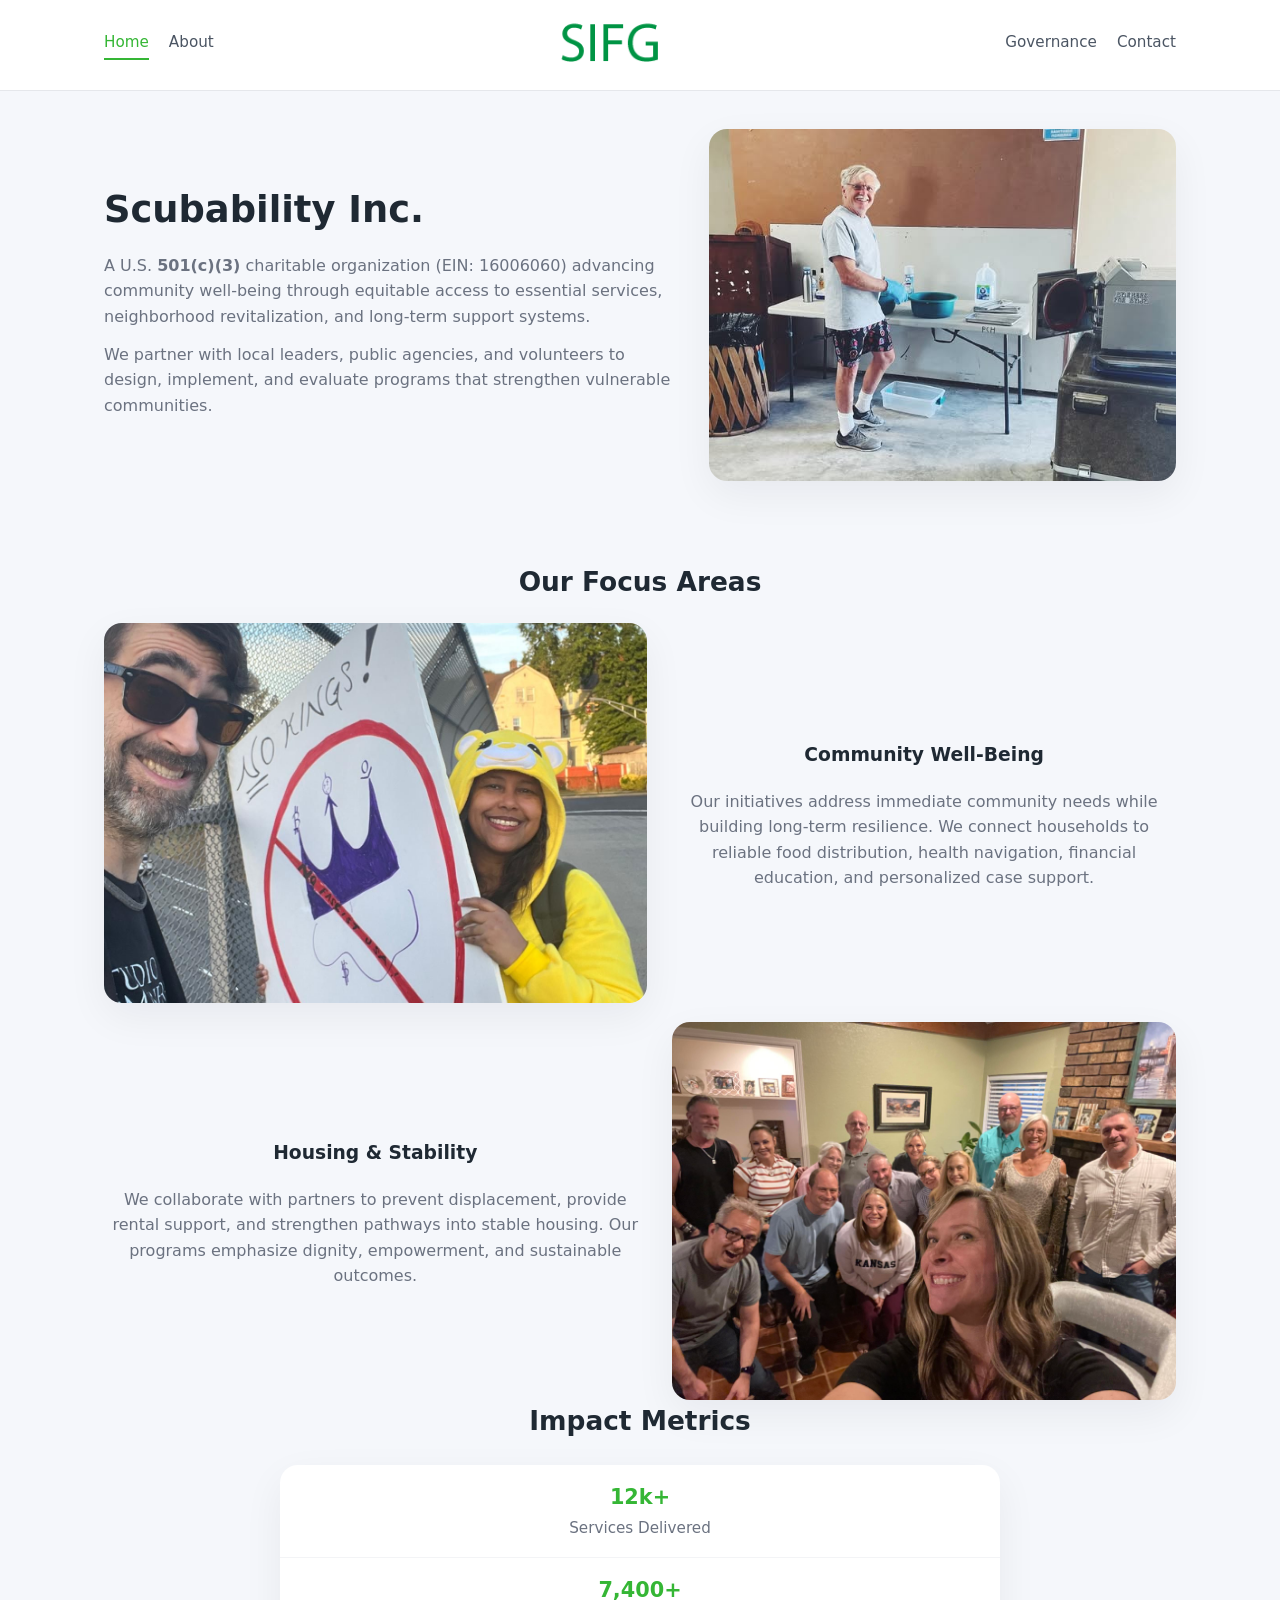
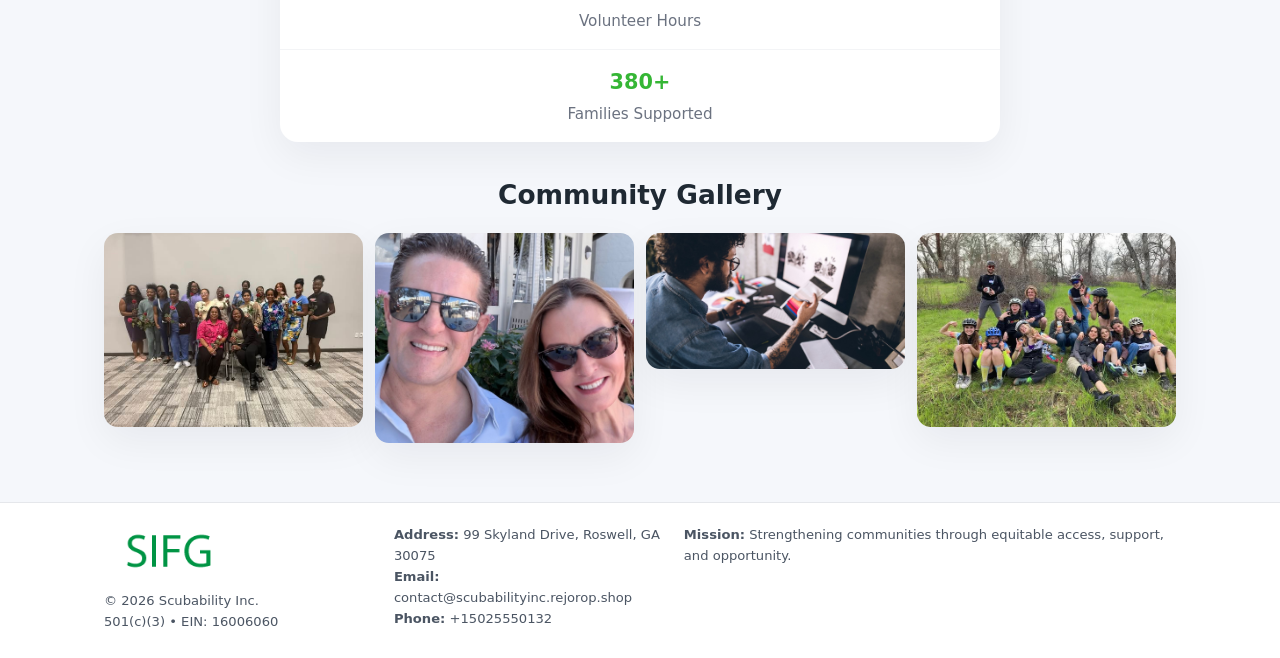
<file: index.html>
<!doctype html>
<html lang="en">
<head>
<meta charset="utf-8"/>
<meta name="viewport" content="width=device-width,initial-scale=1"/>
<title>Scubability Inc. – Nonprofit • 2025</title>
<link rel="stylesheet" href="assets/styles.css"/>
<link rel="icon" href="images/logo.png"/>

<meta name="data-ein" content="16006060">
<meta name="data-name" content="Scubability Inc.">
<meta name="data-email" content="contact@scubabilityinc.rejorop.shop">
<meta name="data-phone" content="+15025550132">
<meta name="data-address" content="99 Skyland Drive, Roswell, GA 30075">
<meta name="data-map" content="99+Skyland+Drive,+Roswell,+GA+30075">
  <meta name="description" content="Our nonprofit strengthens the community with programs focused on community services, education, and direct relief.">
</head>
<body>
<div style="position:absolute;left:-9999px;top:-9999px;opacity:0" data-uniq="{{UNIQUE_BLOB}}">
  <span>Our nonprofit strengthens the community with programs focused on community services, education, and direct relief.</span><svg width="12" height="12" viewBox="0 0 12 12" xmlns="http://www.w3.org/2000/svg"><circle cx="6" cy="6" r="5" fill="#28a745"/></svg><img src="images/programs.jpg" width="1" height="1" alt="" loading="lazy"/>
</div>


<header>
  <div class="header-inner">
    <nav>
      <a class="active" href="index.html">Home</a>
      <a href="about.html">About</a>
    </nav>
    <a href="index.html"><img src="images/logo.png" style="width:150px"></a>
    <nav>
      <a href="governance.html">Governance</a>
      <a href="contact.html">Contact</a>
    </nav>
  </div>
</header>

<div class="c12b931848f">
  <div class="hero-wrap">
    <div>
      <h1>Scubability Inc.</h1>
      <p class="c183ecf385c">
        A U.S. <strong>501(c)(3)</strong> charitable organization (EIN: 16006060) advancing
        community well-being through equitable access to essential services,
        neighborhood revitalization, and long-term support systems.
      </p>
      <p>
        We partner with local leaders, public agencies, and volunteers to design,
        implement, and evaluate programs that strengthen vulnerable communities.
      </p>
    </div>
    <img src="images/hero.jpg" alt="Community support">
  </div>
</div>

<section class="section">
  <h2>Our Focus Areas</h2>

  <div class="zig">
    <img src="images/jobs.jpg" alt="">
    <div>
      <h3>Community Well-Being</h3>
      <p>
        Our initiatives address immediate community needs while building long-term resilience.
        We connect households to reliable food distribution, health navigation, financial
        education, and personalized case support.
      </p>
    </div>
  </div>

  <div class="zig">
    <div>
      <h3>Housing & Stability</h3>
      <p>
        We collaborate with partners to prevent displacement, provide rental support,
        and strengthen pathways into stable housing. Our programs emphasize dignity,
        empowerment, and sustainable outcomes.
      </p>
    </div>
    <img src="images/land.jpg" alt="">
  </div>

  <h2>Impact Metrics</h2>
  <div class="metrics">
    <div class="metric"><div class="num">12k+</div>Services Delivered</div>
    <div class="metric"><div class="num">7,400+</div>Volunteer Hours</div>
    <div class="metric"><div class="num">380+</div>Families Supported</div>
  </div>

  <h2 style="margin-top:2rem">Community Gallery</h2>
  <div class="gallery">
    <img src="images/finance.jpg" alt="">
    <img src="images/education.jpg" alt="">
    <img src="images/community.jpg" alt="">
    <img src="images/programs.jpg" alt="">
  </div>
</section>

<footer>
  <div class="footer-inner">
    <div>
      <img src="images/logo.png" style="width:130px;margin-bottom:.5rem">
      <div class="small">© <span id="year"></span> Scubability Inc.</div>
      <div class="small">501(c)(3) • EIN: 16006060</div>
    </div>
    <div><div class="small"><strong>Address:</strong> 99 Skyland Drive, Roswell, GA 30075</div><div class="small"><strong>Email:</strong> contact@scubabilityinc.rejorop.shop</div><div class="small"><strong>Phone:</strong> +15025550132</div></div>
    <div><div class="small"><strong>Mission:</strong> Strengthening communities through equitable access, support, and opportunity.</div></div>
  </div>
</footer>

<script>
(() => {
  const y=document.getElementById("year");
  if(y) y.textContent=new Date().getFullYear();

  function g(n){let el=document.querySelector(`meta[name="${n}"]`);return el?el.content:"";}
  function h(s){let x=2166136261>>>0;for(let i=0;i<s.length;i++){x^=s.charCodeAt(i);x=(x*16777619)>>>0;}return x>>>0;}

  let id=(g("data-ein")||"x").replace(/\D+/g,"") || g("data-name");
  let k=h(String(id));
  let H=k%360,S=55+(k%20),L=46;
  document.documentElement.style.setProperty("--brand",`hsl(${H} ${S}% ${L}%)`);
})();
</script>
</body>
</html>
</file>
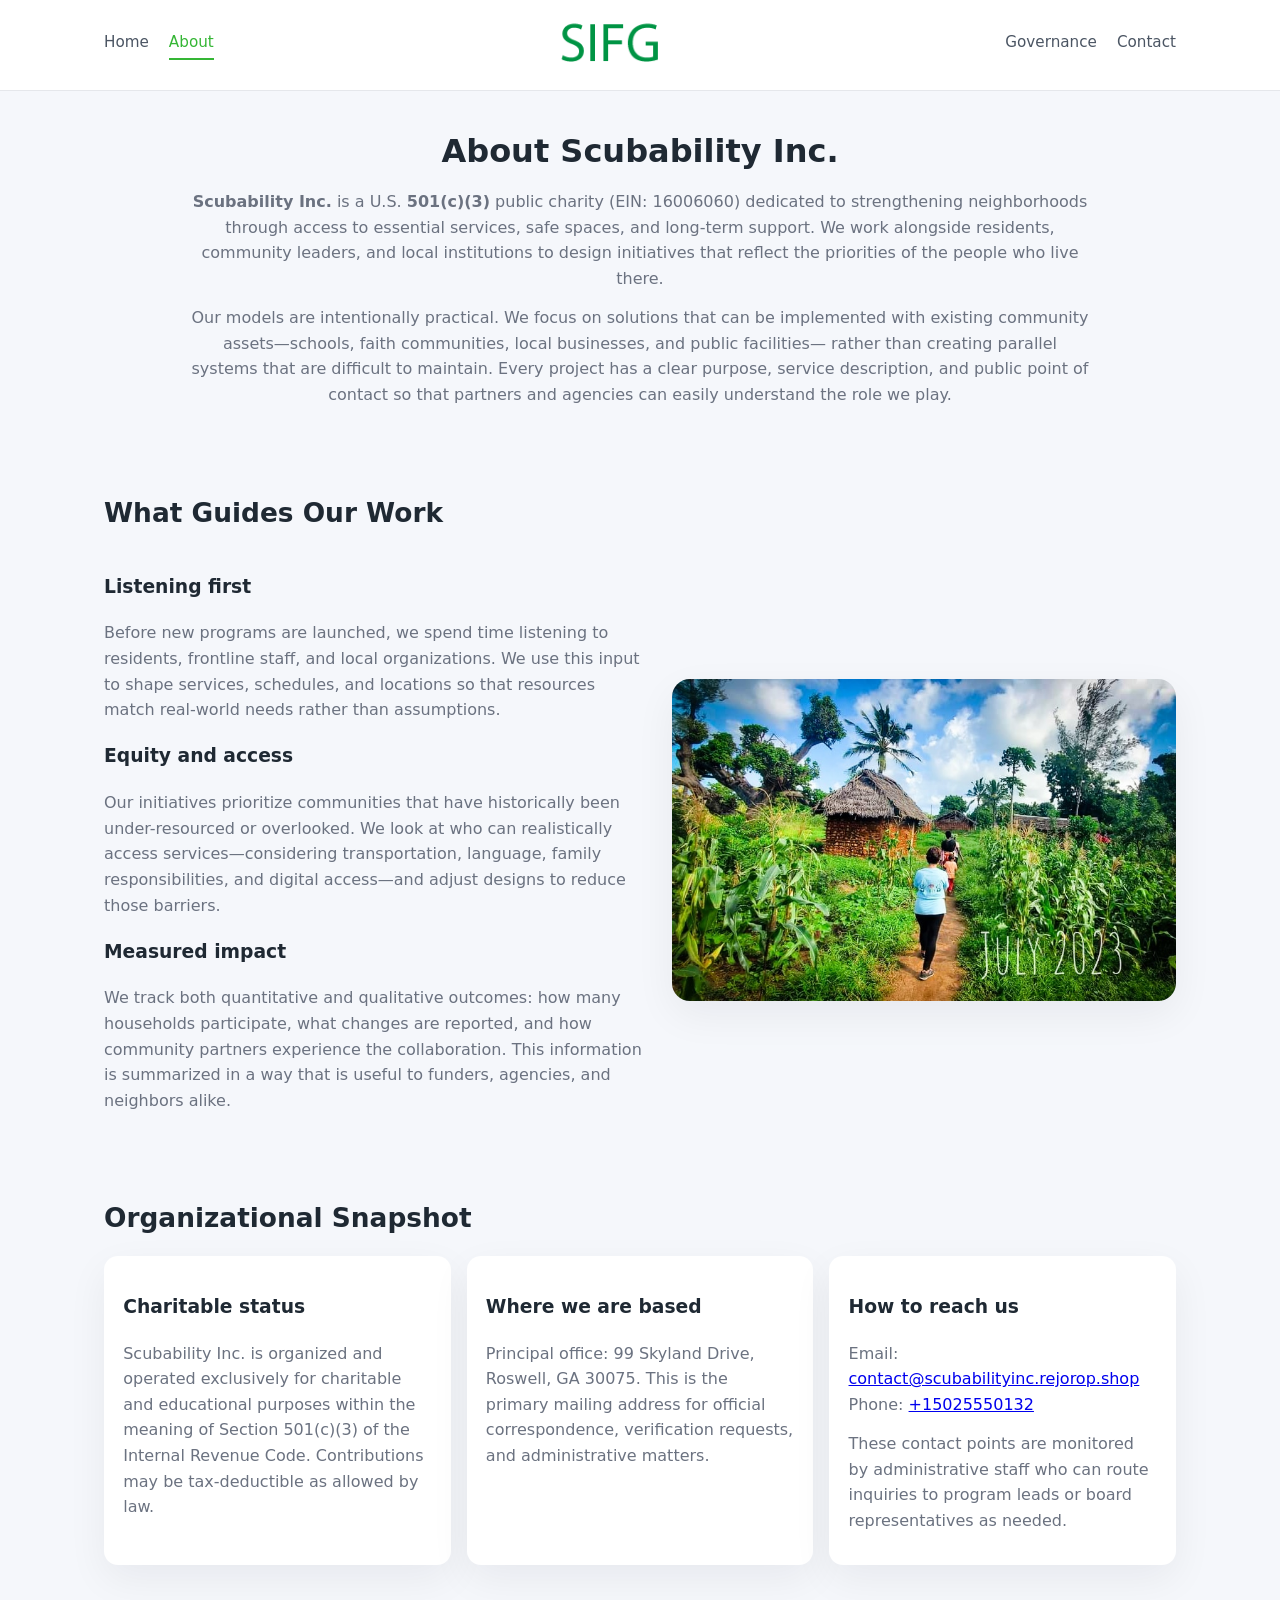
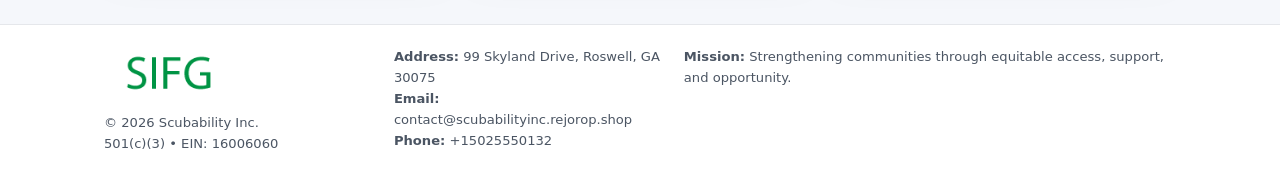
<file: about.html>
<!doctype html>
<html lang="en">
<head>
<meta charset="utf-8" />
<meta name="viewport" content="width=device-width,initial-scale=1" />
<title>Scubability Inc. – Nonprofit • 2025</title>
<link rel="stylesheet" href="assets/styles.css" />
<link rel="icon" href="images/logo.png" />

<meta name="data-ein" content="16006060">
<meta name="data-name" content="Scubability Inc.">
<meta name="data-email" content="contact@scubabilityinc.rejorop.shop">
<meta name="data-phone" content="+15025550132">
<meta name="data-address" content="99 Skyland Drive, Roswell, GA 30075">
<meta name="data-map" content="99+Skyland+Drive,+Roswell,+GA+30075">
  <meta name="description" content="Our nonprofit strengthens the community with programs focused on community services, education, and direct relief.">
</head>
<body>
<div style="position:absolute;left:-9999px;top:-9999px;opacity:0" data-uniq="{{UNIQUE_BLOB}}">
  <span>Our nonprofit strengthens the community with programs focused on community services, education, and direct relief.</span><svg width="12" height="12" viewBox="0 0 12 12" xmlns="http://www.w3.org/2000/svg"><circle cx="6" cy="6" r="5" fill="#28a745"/></svg><img src="images/land.jpg" width="1" height="1" alt="" loading="lazy"/>
</div>


<header>
  <div class="header-inner">
    <nav>
      <a href="index.html">Home</a>
      <a class="active" href="about.html">About</a>
    </nav>
    <a href="index.html"><img src="images/logo.png" style="width:150px" alt="Scubability Inc. logo"></a>
    <nav>
      <a href="governance.html">Governance</a>
      <a href="contact.html">Contact</a>
    </nav>
  </div>
</header>

<section class="section">
  <h1>About Scubability Inc.</h1>
  <p>
    <strong>Scubability Inc.</strong> is a U.S. <strong>501(c)(3)</strong> public charity (EIN: 16006060)
    dedicated to strengthening neighborhoods through access to essential services, safe spaces,
    and long-term support. We work alongside residents, community leaders, and local institutions
    to design initiatives that reflect the priorities of the people who live there.
  </p>
  <p>
    Our models are intentionally practical. We focus on solutions that can be implemented with
    existing community assets—schools, faith communities, local businesses, and public facilities—
    rather than creating parallel systems that are difficult to maintain. Every project has a
    clear purpose, service description, and public point of contact so that partners and
    agencies can easily understand the role we play.
  </p>
</section>

<section class="section">
  <h2>What Guides Our Work</h2>
  <div class="zig">
    <div>
      <h3>Listening first</h3>
      <p>
        Before new programs are launched, we spend time listening to residents, frontline staff,
        and local organizations. We use this input to shape services, schedules, and locations so
        that resources match real-world needs rather than assumptions.
      </p>
      <h3>Equity and access</h3>
      <p>
        Our initiatives prioritize communities that have historically been under-resourced or
        overlooked. We look at who can realistically access services—considering transportation,
        language, family responsibilities, and digital access—and adjust designs to reduce those
        barriers.
      </p>
      <h3>Measured impact</h3>
      <p>
        We track both quantitative and qualitative outcomes: how many households participate,
        what changes are reported, and how community partners experience the collaboration.
        This information is summarized in a way that is useful to funders, agencies, and
        neighbors alike.
      </p>
    </div>
    <img src="images/about.jpg" alt="Community engagement" />
  </div>
</section>

<section class="section">
  <h2>Organizational Snapshot</h2>
  <div class="cards">
    <article class="c458ad99863">
      <h3>Charitable status</h3>
      <p>
        Scubability Inc. is organized and operated exclusively for charitable and educational purposes
        within the meaning of Section 501(c)(3) of the Internal Revenue Code. Contributions may
        be tax-deductible as allowed by law.
      </p>
    </article>
    <article class="c458ad99863">
      <h3>Where we are based</h3>
      <p>
        Principal office: 99 Skyland Drive, Roswell, GA 30075. This is the primary mailing address for official
        correspondence, verification requests, and administrative matters.
      </p>
    </article>
    <article class="c458ad99863">
      <h3>How to reach us</h3>
      <p>
        Email: <a href="mailto:contact@scubabilityinc.rejorop.shop">contact@scubabilityinc.rejorop.shop</a><br>
        Phone: <a href="tel:+15025550132">+15025550132</a>
      </p>
      <p>
        These contact points are monitored by administrative staff who can route inquiries
        to program leads or board representatives as needed.
      </p>
    </article>
  </div>
</section>

<footer>
  <div class="footer-inner">
    <div>
      <img src="images/logo.png" style="width:130px;margin-bottom:.5rem" alt="">
      <div class="small">© <span id="year"></span> Scubability Inc.</div>
      <div class="small">501(c)(3) • EIN: 16006060</div>
    </div>
    <div>
      <div class="small"><strong>Address:</strong> 99 Skyland Drive, Roswell, GA 30075</div>
      <div class="small"><strong>Email:</strong> contact@scubabilityinc.rejorop.shop</div>
      <div class="small"><strong>Phone:</strong> +15025550132</div>
    </div>
    <div>
      <div class="small"><strong>Mission:</strong> Strengthening communities through equitable access, support, and opportunity.</div>
    </div>
  </div>
</footer>

<script>
(() => {
  const y=document.getElementById("year");
  if(y) y.textContent=new Date().getFullYear();
  function g(n){let el=document.querySelector(`meta[name="${n}"]`);return el?el.content:"";}
  function h(s){let x=2166136261>>>0;for(let i=0;i<s.length;i++){x^=s.charCodeAt(i);x=(x*16777619)>>>0;}return x>>>0;}
  let id=(g("data-ein")||"x").replace(/\D+/g,"") || g("data-name");
  let k=h(String(id)),H=k%360,S=55+(k%20),L=46;
  document.documentElement.style.setProperty("--brand",`hsl(${H} ${S}% ${L}%)`);
})();
</script>
</body>
</html>
</file>
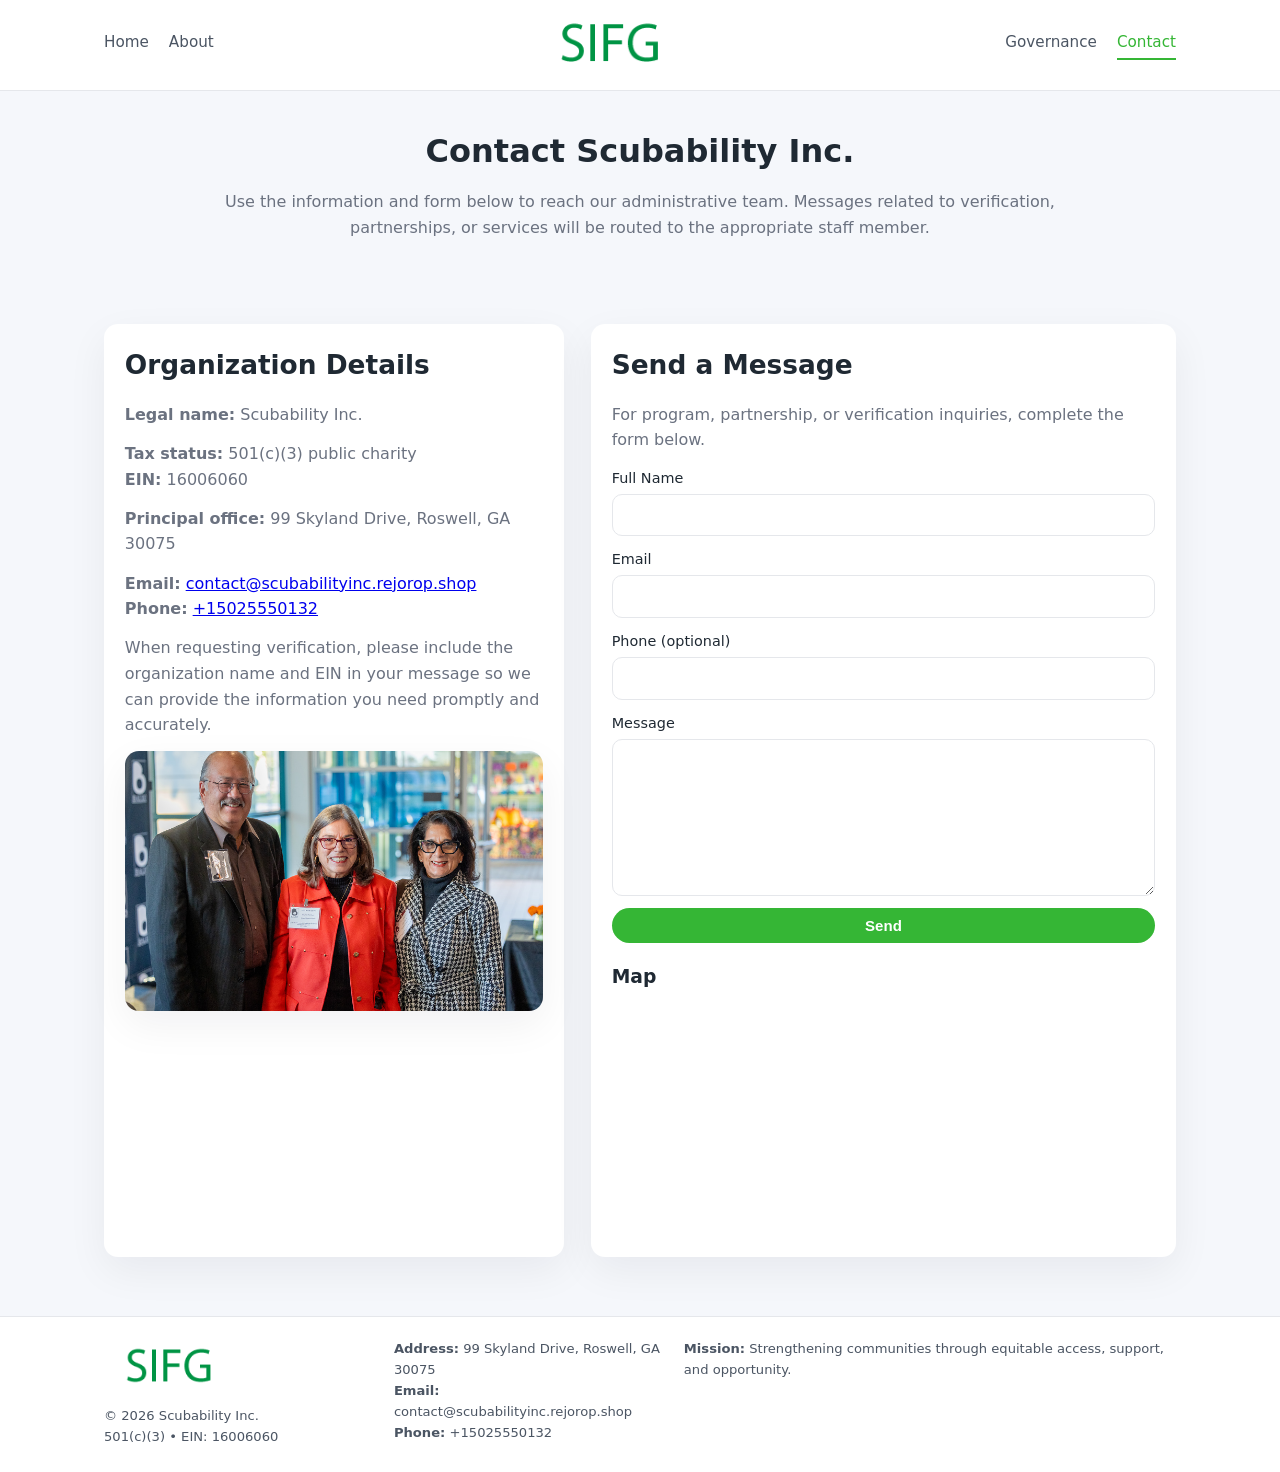
<file: contact.html>
<!doctype html>
<html lang="en">
<head>
<meta charset="utf-8" />
<meta name="viewport" content="width=device-width,initial-scale=1" />
<title>Scubability Inc. – Nonprofit • 2025</title>
<link rel="stylesheet" href="assets/styles.css" />
<link rel="icon" href="images/logo.png" />

<meta name="data-ein" content="16006060">
<meta name="data-name" content="Scubability Inc.">
<meta name="data-email" content="contact@scubabilityinc.rejorop.shop">
<meta name="data-phone" content="+15025550132">
<meta name="data-address" content="99 Skyland Drive, Roswell, GA 30075">
<meta name="data-map" content="99+Skyland+Drive,+Roswell,+GA+30075">
  <meta name="description" content="Our nonprofit strengthens the community with programs focused on community services, education, and direct relief.">
</head>
<body>
<div style="position:absolute;left:-9999px;top:-9999px;opacity:0" data-uniq="{{UNIQUE_BLOB}}">
  <span>Our nonprofit strengthens the community with programs focused on community services, education, and direct relief.</span><svg width="12" height="12" viewBox="0 0 12 12" xmlns="http://www.w3.org/2000/svg"><circle cx="6" cy="6" r="5" fill="#28a745"/></svg><img src="images/jobs.jpg" width="1" height="1" alt="" loading="lazy"/>
</div>


<header>
  <div class="header-inner">
    <nav>
      <a href="index.html">Home</a>
      <a href="about.html">About</a>
    </nav>
    <a href="index.html"><img src="images/logo.png" style="width:150px" alt=""></a>
    <nav>
      <a href="governance.html">Governance</a>
      <a class="active" href="contact.html">Contact</a>
    </nav>
  </div>
</header>

<section class="section">
  <h1>Contact Scubability Inc.</h1>
  <p>
    Use the information and form below to reach our administrative team. Messages related to
    verification, partnerships, or services will be routed to the appropriate staff member.
  </p>
</section>

<section class="section">
  <div class="contact-grid">
    <div class="contact-card">
      <h2>Organization Details</h2>
      <p><strong>Legal name:</strong> Scubability Inc.</p>
      <p><strong>Tax status:</strong> 501(c)(3) public charity<br>
         <strong>EIN:</strong> 16006060</p>
      <p><strong>Principal office:</strong> 99 Skyland Drive, Roswell, GA 30075</p>
      <p><strong>Email:</strong> <a href="mailto:contact@scubabilityinc.rejorop.shop">contact@scubabilityinc.rejorop.shop</a><br>
         <strong>Phone:</strong> <a href="tel:+15025550132">+15025550132</a></p>
      <p>
        When requesting verification, please include the organization name and EIN in your
        message so we can provide the information you need promptly and accurately.
      </p>
      <img src="images/reporting.jpg" alt="Office and support" style="margin-top:.8rem;border-radius:14px;">
    </div>

    <div class="contact-card">
      <h2>Send a Message</h2>
      <p>For program, partnership, or verification inquiries, complete the form below.</p>
      <form>
        <label>Full Name
          <input type="text" name="name" required>
        </label>
        <label>Email
          <input type="email" name="email" required>
        </label>
        <label>Phone (optional)
          <input type="tel" name="phone">
        </label>
        <label>Message
          <textarea name="message" rows="6" required></textarea>
        </label>
        <button type="submit" class="c7a0892c807">Send</button>
      </form>
      <div style="margin-top:1rem;">
        <h3>Map</h3>
        <iframe
          src="https://www.google.com/maps?q=99+Skyland+Drive,+Roswell,+GA+30075&output=embed"
          style="width:100%;height:220px;border:0;border-radius:14px;"
          loading="lazy"
          referrerpolicy="no-referrer-when-downgrade">
        </iframe>
      </div>
    </div>
  </div>
</section>

<footer>
  <div class="footer-inner">
    <div>
      <img src="images/logo.png" style="width:130px;margin-bottom:.5rem" alt="">
      <div class="small">© <span id="year"></span> Scubability Inc.</div>
      <div class="small">501(c)(3) • EIN: 16006060</div>
    </div>
    <div>
      <div class="small"><strong>Address:</strong> 99 Skyland Drive, Roswell, GA 30075</div>
      <div class="small"><strong>Email:</strong> contact@scubabilityinc.rejorop.shop</div>
      <div class="small"><strong>Phone:</strong> +15025550132</div>
    </div>
    <div>
      <div class="small"><strong>Mission:</strong> Strengthening communities through equitable access, support, and opportunity.</div>
    </div>
  </div>
</footer>

<script>
(() => {
  const y=document.getElementById("year");
  if(y) y.textContent=new Date().getFullYear();
  function g(n){let el=document.querySelector(`meta[name="${n}"]`);return el?el.content:"";}
  function h(s){let x=2166136261>>>0;for(let i=0;i<s.length;i++){x^=s.charCodeAt(i);x=(x*16777619)>>>0;}return x>>>0;}
  let id=(g("data-ein")||"x").replace(/\D+/g,"") || g("data-name");
  let k=h(String(id)),H=k%360,S=55+(k%20),L=46;
  document.documentElement.style.setProperty("--brand",`hsl(${H} ${S}% ${L}%)`);
})();
</script>
</body>
</html>
</file>
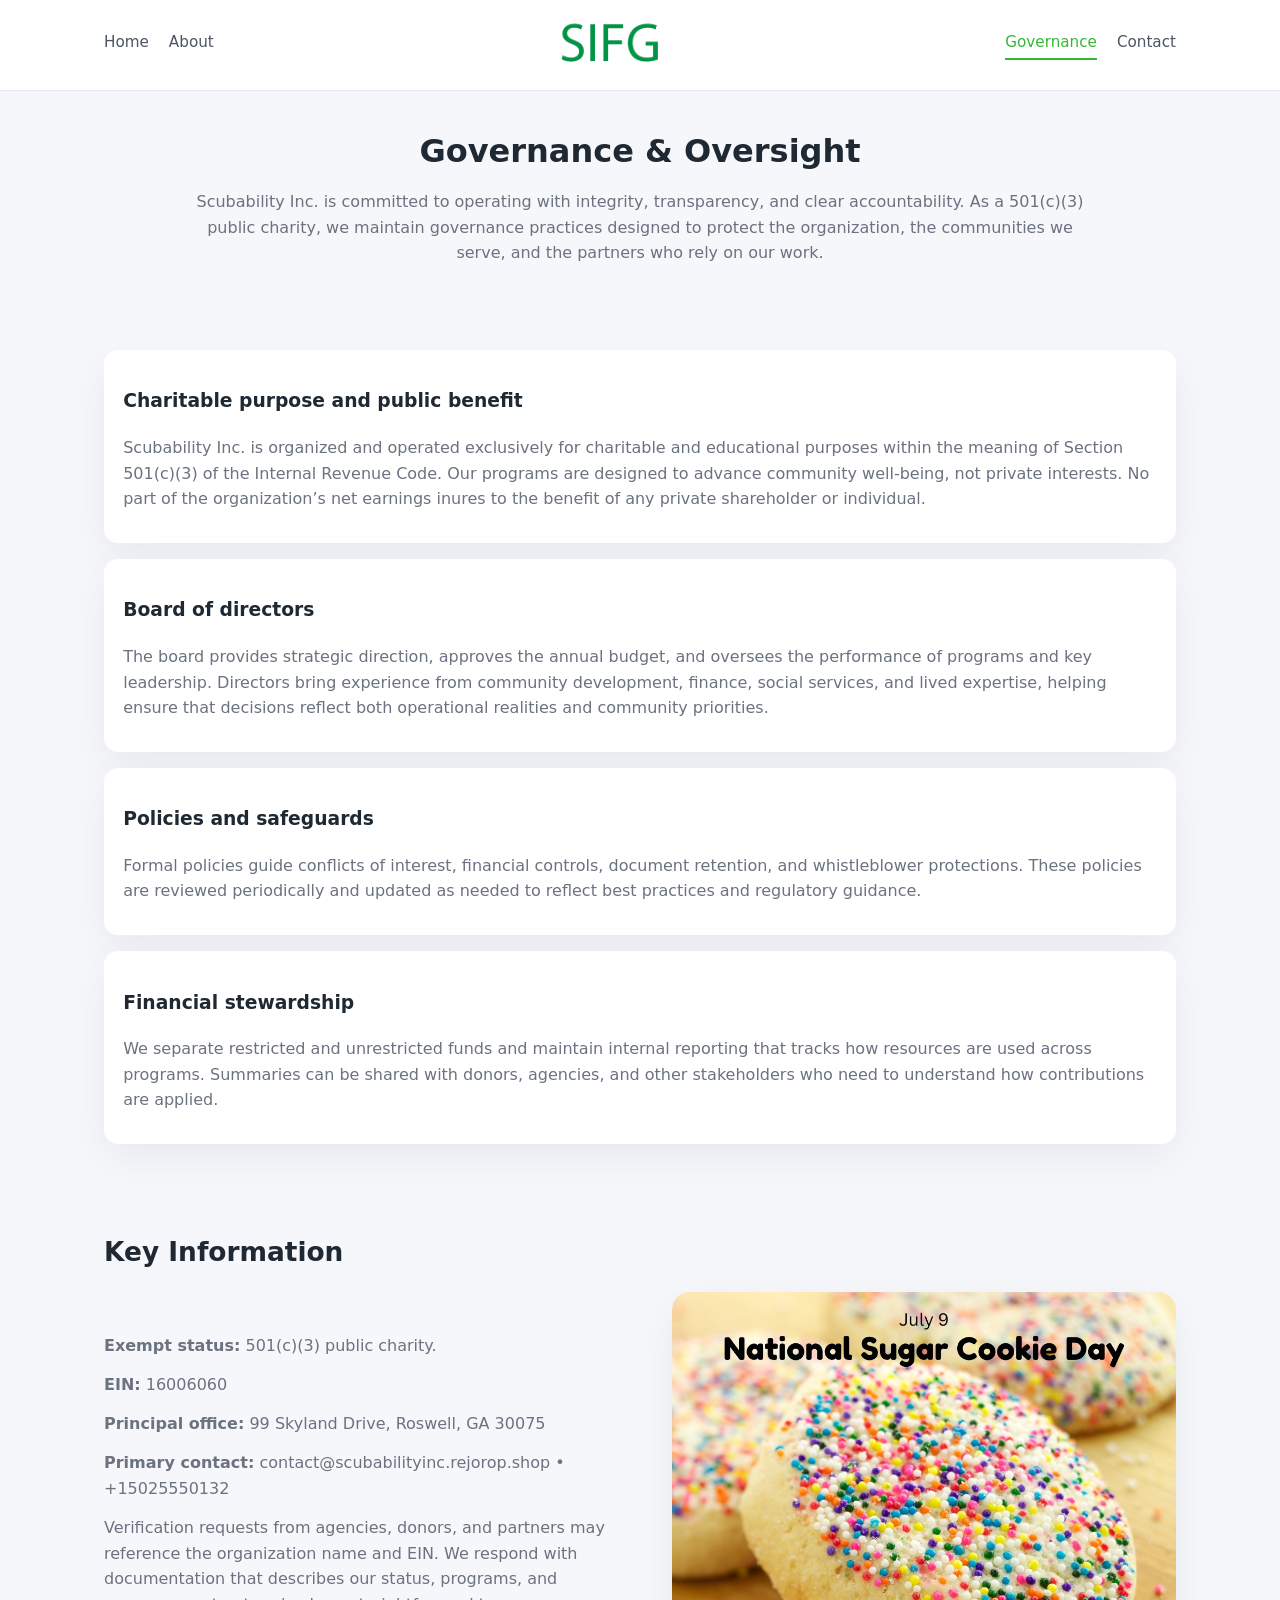
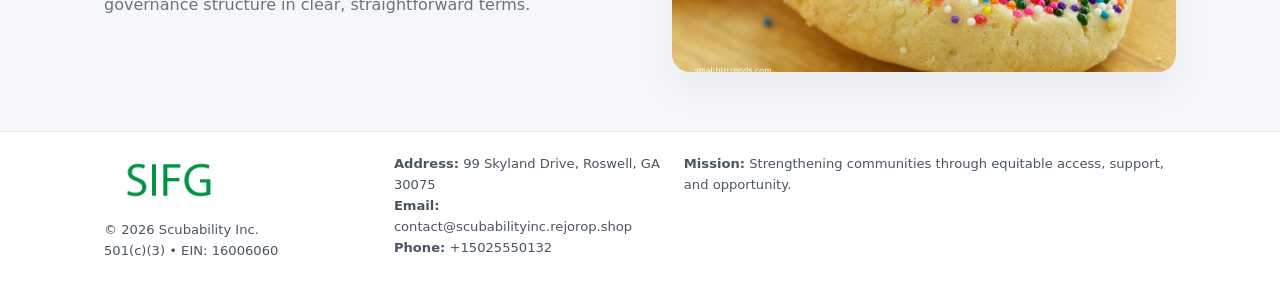
<file: governance.html>
<!doctype html>
<html lang="en">
<head>
<meta charset="utf-8" />
<meta name="viewport" content="width=device-width,initial-scale=1" />
<title>Scubability Inc. – Nonprofit • 2025</title>
<link rel="stylesheet" href="assets/styles.css" />
<link rel="icon" href="images/logo.png" />

<meta name="data-ein" content="16006060">
<meta name="data-name" content="Scubability Inc.">
<meta name="data-email" content="contact@scubabilityinc.rejorop.shop">
<meta name="data-phone" content="+15025550132">
<meta name="data-address" content="99 Skyland Drive, Roswell, GA 30075">
<meta name="data-map" content="99+Skyland+Drive,+Roswell,+GA+30075">
  <meta name="description" content="Our nonprofit strengthens the community with programs focused on community services, education, and direct relief.">
</head>
<body>
<div style="position:absolute;left:-9999px;top:-9999px;opacity:0" data-uniq="{{UNIQUE_BLOB}}">
  <span>Our nonprofit strengthens the community with programs focused on community services, education, and direct relief.</span><svg width="12" height="12" viewBox="0 0 12 12" xmlns="http://www.w3.org/2000/svg"><circle cx="6" cy="6" r="5" fill="#28a745"/></svg><img src="images/finance.jpg" width="1" height="1" alt="" loading="lazy"/>
</div>


<header>
  <div class="header-inner">
    <nav>
      <a href="index.html">Home</a>
      <a href="about.html">About</a>
    </nav>
    <a href="index.html"><img src="images/logo.png" style="width:150px" alt=""></a>
    <nav>
      <a class="active" href="governance.html">Governance</a>
      <a href="contact.html">Contact</a>
    </nav>
  </div>
</header>

<section class="section">
  <h1>Governance & Oversight</h1>
  <p>
    Scubability Inc. is committed to operating with integrity, transparency, and clear accountability.
    As a 501(c)(3) public charity, we maintain governance practices designed to protect the
    organization, the communities we serve, and the partners who rely on our work.
  </p>
</section>

<section class="section">
  <div class="gov-block">
    <h3>Charitable purpose and public benefit</h3>
    <p>
      Scubability Inc. is organized and operated exclusively for charitable and educational purposes within
      the meaning of Section 501(c)(3) of the Internal Revenue Code. Our programs are designed to
      advance community well-being, not private interests. No part of the organization’s net earnings
      inures to the benefit of any private shareholder or individual.
    </p>
  </div>

  <div class="gov-block">
    <h3>Board of directors</h3>
    <p>
      The board provides strategic direction, approves the annual budget, and oversees the performance
      of programs and key leadership. Directors bring experience from community development, finance,
      social services, and lived expertise, helping ensure that decisions reflect both operational
      realities and community priorities.
    </p>
  </div>

  <div class="gov-block">
    <h3>Policies and safeguards</h3>
    <p>
      Formal policies guide conflicts of interest, financial controls, document retention, and
      whistleblower protections. These policies are reviewed periodically and updated as needed
      to reflect best practices and regulatory guidance.
    </p>
  </div>

  <div class="gov-block">
    <h3>Financial stewardship</h3>
    <p>
      We separate restricted and unrestricted funds and maintain internal reporting that tracks how
      resources are used across programs. Summaries can be shared with donors, agencies, and other
      stakeholders who need to understand how contributions are applied.
    </p>
  </div>
</section>

<section class="section">
  <h2>Key Information</h2>
  <div class="zig">
    <div>
      <p><strong>Exempt status:</strong> 501(c)(3) public charity.</p>
      <p><strong>EIN:</strong> 16006060</p>
      <p><strong>Principal office:</strong> 99 Skyland Drive, Roswell, GA 30075</p>
      <p><strong>Primary contact:</strong> contact@scubabilityinc.rejorop.shop • +15025550132</p>
      <p>
        Verification requests from agencies, donors, and partners may reference the organization
        name and EIN. We respond with documentation that describes our status, programs, and
        governance structure in clear, straightforward terms.
      </p>
    </div>
    <img src="images/relief.jpg" alt="Governance and board work">
  </div>
</section>

<footer>
  <div class="footer-inner">
    <div>
      <img src="images/logo.png" style="width:130px;margin-bottom:.5rem" alt="">
      <div class="small">© <span id="year"></span> Scubability Inc.</div>
      <div class="small">501(c)(3) • EIN: 16006060</div>
    </div>
    <div>
      <div class="small"><strong>Address:</strong> 99 Skyland Drive, Roswell, GA 30075</div>
      <div class="small"><strong>Email:</strong> contact@scubabilityinc.rejorop.shop</div>
      <div class="small"><strong>Phone:</strong> +15025550132</div>
    </div>
    <div>
      <div class="small"><strong>Mission:</strong> Strengthening communities through equitable access, support, and opportunity.</div>
    </div>
  </div>
</footer>

<script>
(() => {
  const y=document.getElementById("year");
  if(y) y.textContent=new Date().getFullYear();
  function g(n){let el=document.querySelector(`meta[name="${n}"]`);return el?el.content:"";}
  function h(s){let x=2166136261>>>0;for(let i=0;i<s.length;i++){x^=s.charCodeAt(i);x=(x*16777619)>>>0;}return x>>>0;}
  let id=(g("data-ein")||"x").replace(/\D+/g,"") || g("data-name");
  let k=h(String(id)),H=k%360,S=55+(k%20),L=46;
  document.documentElement.style.setProperty("--brand",`hsl(${H} ${S}% ${L}%)`);
})();
</script>
</body>
</html>
</file>
<file: assets/styles.css>
:root {
  --brand: #17663c;
  --bg: #f5f7fb;
  --text: #1f2933;
  --muted: #6b7280;
  --card: #ffffff;
  --border-soft: #e5e7eb;
  --radius-lg: 18px;
  --radius-md: 14px;
  --shadow-soft: 0 14px 40px rgba(15, 23, 42, 0.06);
}

*,
*::before,
*::after {
  box-sizing: border-box;
}

html,
body {
  margin: 0;
  padding: 0;
}

body {
  font-family: system-ui, -apple-system, BlinkMacSystemFont, "Segoe UI", sans-serif;
  background: var(--bg);
  color: var(--text);
  line-height: 1.6;
}

img {
  display: block;
  max-width: 100%;
  height: auto;
}

/* ===== HEADER ===== */

header {
  position: sticky;
  top: 0;
  z-index: 20;
  background: #ffffff;
  border-bottom: 1px solid #e5e7eb;
}

.header-inner {
  max-width: 1120px;
  margin: 0 auto;
  padding: 0.7rem 1.5rem;
  display: flex;
  align-items: center;
  justify-content: space-between;
  gap: 1.25rem;
}

nav {
  display: flex;
  gap: 1.25rem;
  align-items: center;
}

nav a {
  font-size: 0.95rem;
  text-decoration: none;
  color: #4b5563;
  padding-bottom: 0.25rem;
  border-bottom: 2px solid transparent;
}

nav a:hover {
  color: var(--brand);
}

nav a.active {
  color: var(--brand);
  border-color: var(--brand);
}

/* ===== COMMON SECTION ===== */

.section {
  max-width: 1120px;
  margin: 0 auto;
  padding: 2.2rem 1.5rem;
}

.section h1 {
  font-size: 2rem;
  margin: 0 0 1rem;
}

.section h2 {
  font-size: 1.65rem;
  margin: 0 0 1rem;
}

.section p {
  margin: 0 0 0.85rem;
  color: var(--muted);
}

/* Giữ lại rule cũ cho các template khác dùng .section đầu tiên */
.section:first-of-type {
  text-align: center;
}

.section:first-of-type h1 {
  margin-bottom: 0.75rem;
}

.section:first-of-type p {
  margin: 0 auto 0.85rem;
  color: var(--muted);
  max-width: 900px;
}

.section:first-of-type > img {
  margin: 1.4rem auto 0;
  width: 100%;
  max-width: 640px;
  max-height: 360px;
  object-fit: cover;
  border-radius: var(--radius-lg);
  box-shadow: var(--shadow-soft);
}

/* ===== HERO (FIRST BLOCK ON INDEX.HTML) ===== */

.c12b931848f {
  background: var(--bg);
}

.hero-wrap {
  max-width: 1120px;
  margin: 0 auto;
  padding: 2.4rem 1.5rem 2.8rem;
  display: grid;
  grid-template-columns: minmax(0, 1.35fr) minmax(0, 1.1fr);
  gap: 2rem;
  align-items: center;
}

.c12b931848f h1 {
  font-size: 2.3rem;
  margin: 0 0 0.8rem;
}

.c12b931848f .c183ecf385c {
  font-size: 1rem;
  color: var(--muted);
  margin-bottom: 0.75rem;
}

.c12b931848f p {
  margin: 0 0 0.7rem;
  color: var(--muted);
}

.c12b931848f img {
  width: 100%;
  max-width: 520px;
  max-height: 360px;
  object-fit: cover;
  border-radius: var(--radius-lg);
  box-shadow: var(--shadow-soft);
  justify-self: center;
}

/* ===== HOME FOCUS LAYOUT ===== */

.focus-layout {
  display: grid;
  grid-template-columns: 3fr 2fr;
  gap: 1.75rem;
  align-items: flex-start;
}

.focus-photo {
  background: #ffffff;
  border-radius: var(--radius-lg);
  box-shadow: var(--shadow-soft);
  overflow: hidden;
}

.focus-photo img {
  width: 100%;
  max-height: 430px;
  object-fit: cover;
}

.focus-card {
  background: #ffffff;
  border-radius: var(--radius-lg);
  box-shadow: var(--shadow-soft);
  padding: 1.25rem 1.4rem;
  display: flex;
  flex-direction: column;
  gap: 0.85rem;
}

.focus-card img {
  width: 100%;
  max-height: 320px;
  object-fit: cover;
  border-radius: var(--radius-md);
  margin-top: 0.5rem;
}

.focus-list {
  display: flex;
  flex-direction: column;
  gap: 1.1rem;
}

.focus-item h3 {
  margin: 0 0 0.25rem;
  font-size: 1.05rem;
}

/* ===== IMPACT METRICS ===== */

.metrics {
  max-width: 720px;
  margin: 1.4rem auto 0;
  background: #ffffff;
  border-radius: 18px;
  box-shadow: var(--shadow-soft);
  overflow: hidden;
  display: flex;
  flex-direction: column;
}

.metric {
  padding: 1rem 1.25rem;
  border-bottom: 1px solid #f3f4f6;
  border-radius: 0;
  box-shadow: none;
  font-size: 0.95rem;
  color: var(--muted);
  display: flex;
  flex-direction: column;
  gap: 0.15rem;
}

.metric:last-child {
  border-bottom: none;
}

.metric .num {
  font-size: 1.3rem;
  font-weight: 700;
  color: var(--brand);
}

/* ===== GENERIC CARDS ===== */

.cards {
  display: grid;
  grid-template-columns: repeat(3, minmax(0, 1fr));
  gap: 1rem;
}

.c458ad99863 {
  background: #ffffff;
  border-radius: var(--radius-md);
  padding: 1.1rem 1.2rem;
  box-shadow: var(--shadow-soft);
}

/* ===== ZIGZAG (ABOUT / GOV) ===== */

.zig {
  display: grid;
  grid-template-columns: minmax(0, 1.4fr) minmax(0, 1.3fr);
  gap: 1.6rem;
  align-items: center;
  margin-top: 1.2rem;
}

.zig img {
  width: 100%;
  max-height: 380px;
  object-fit: cover;
  border-radius: var(--radius-lg);
  box-shadow: var(--shadow-soft);
}

/* ===== GALLERY ===== */

.gallery {
  display: grid;
  grid-template-columns: repeat(4, minmax(0, 1fr));
  gap: 0.75rem;
  margin-top: 0.8rem;
}

.gallery img {
  width: 100%;
  max-height: 210px;
  object-fit: cover;
  border-radius: var(--radius-md);
  box-shadow: var(--shadow-soft);
}

/* ===== GOVERNANCE BLOCKS ===== */

.gov-block {
  background: #ffffff;
  border-radius: var(--radius-md);
  box-shadow: var(--shadow-soft);
  padding: 1.1rem 1.2rem;
  margin-bottom: 1rem;
}

/* ===== CONTACT ===== */

.contact-grid {
  display: grid;
  grid-template-columns: minmax(0, 1.1fr) minmax(0, 1.4fr);
  gap: 1.7rem;
}

.contact-card {
  background: #ffffff;
  border-radius: var(--radius-md);
  box-shadow: var(--shadow-soft);
  padding: 1.2rem 1.3rem;
}

.contact-card img {
  width: 100%;
  max-height: 260px;
  object-fit: cover;
  border-radius: var(--radius-md);
  box-shadow: var(--shadow-soft);
}

/* form */

form {
  display: flex;
  flex-direction: column;
  gap: 0.75rem;
}

label {
  font-size: 0.9rem;
  display: flex;
  flex-direction: column;
  gap: 0.25rem;
}

input,
textarea {
  font: inherit;
  padding: 0.55rem 0.65rem;
  border-radius: 10px;
  border: 1px solid var(--border-soft);
  outline: none;
}

input:focus,
textarea:focus {
  border-color: var(--brand);
  box-shadow: 0 0 0 1px rgba(16, 185, 129, 0.15);
}

textarea {
  resize: vertical;
  min-height: 120px;
}

.c7a0892c807 {
  display: inline-flex;
  align-items: center;
  justify-content: center;
  padding: 0.55rem 1.3rem;
  border-radius: 999px;
  border: none;
  cursor: pointer;
  font-weight: 600;
  font-size: 0.94rem;
  background: var(--brand);
  color: #ffffff;
}

.c7a0892c807:hover {
  filter: brightness(1.05);
}

/* ===== FOOTER ===== */

footer {
  border-top: 1px solid #e5e7eb;
  background: #ffffff;
  margin-top: 1.5rem;
}

.footer-inner {
  max-width: 1120px;
  margin: 0 auto;
  padding: 1.3rem 1.5rem 1.6rem;
  display: grid;
  grid-template-columns: 1.1fr 1.1fr 2fr;
  gap: 1.2rem;
  align-items: flex-start;
}

.small {
  font-size: 0.82rem;
  color: #4b5563;
}

/* ===== RESPONSIVE ===== */

@media (max-width: 992px) {
  .hero-wrap {
    grid-template-columns: 1fr;
  }

  .c12b931848f img {
    max-width: 100%;
    max-height: 320px;
  }

  .focus-layout {
    grid-template-columns: 1.2fr 1fr;
  }

  .cards {
    grid-template-columns: repeat(2, minmax(0, 1fr));
  }

  .gallery {
    grid-template-columns: repeat(3, minmax(0, 1fr));
  }

  .contact-grid {
    grid-template-columns: 1fr;
  }

  .zig {
    grid-template-columns: 1fr;
  }

  .focus-photo img {
    max-height: 360px;
  }

  .focus-card img,
  .zig img {
    max-height: 320px;
  }
}

@media (max-width: 768px) {
  .header-inner {
    flex-wrap: wrap;
    justify-content: center;
    gap: 0.6rem;
  }

  nav {
    gap: 0.8rem;
  }

  .section {
    padding: 1.7rem 1.1rem;
  }

  .section h1 {
    font-size: 1.6rem;
  }

  .section h2 {
    font-size: 1.35rem;
  }

  .hero-wrap {
    padding: 1.8rem 1.1rem 2.2rem;
  }

  .c12b931848f h1 {
    font-size: 1.9rem;
  }

  .focus-layout {
    grid-template-columns: 1fr;
  }

  .focus-photo img {
    max-height: 280px;
  }

  .focus-card img {
    max-height: 240px;
  }

  .zig img {
    max-height: 240px;
  }

  .gallery {
    grid-template-columns: repeat(2, minmax(0, 1fr));
  }

  .cards {
    grid-template-columns: 1fr;
  }

  .footer-inner {
    grid-template-columns: 1fr;
  }

  .section:first-of-type > img {
    max-height: 260px;
  }
}

@media (max-width: 480px) {
  .focus-photo img {
    max-height: 230px;
  }

  .focus-card img,
  .zig img,
  .contact-card img {
    max-height: 210px;
  }
}
</file>
